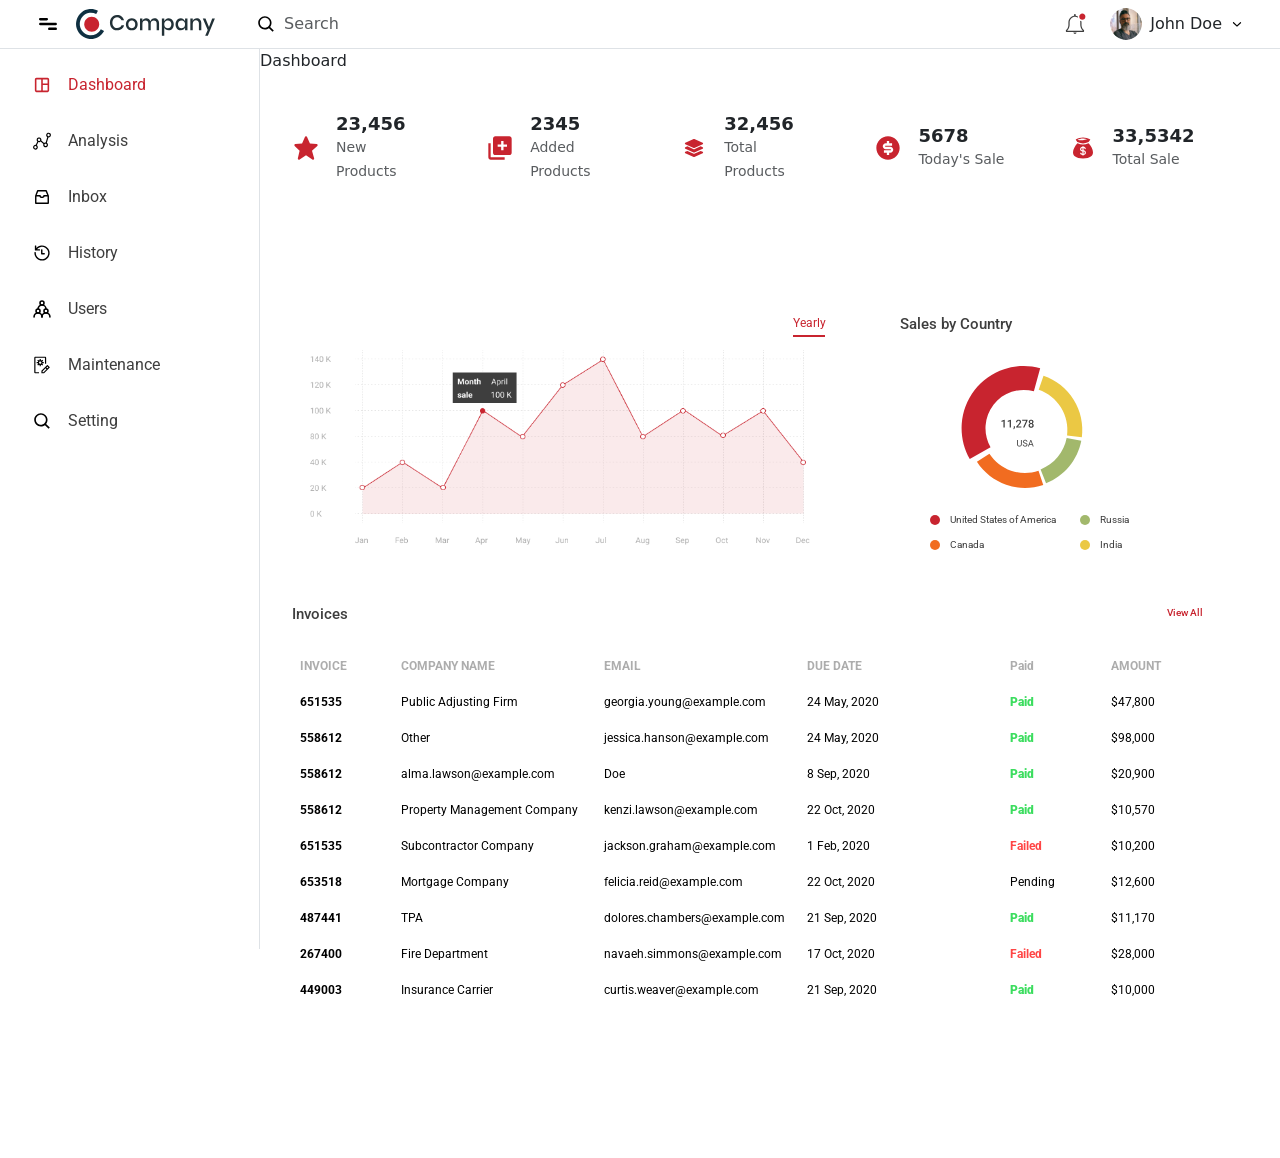
<file: dashboard.html>
<!DOCTYPE html>
<html lang="en">

<head>
  <meta charset="UTF-8">
  <meta name="viewport" content="width=device-width, initial-scale=1.0">
  <title>Document</title>
  <link rel="stylesheet" href="./css/style.css" />
  <link rel="stylesheet" href="./css/bootstrap.min.css" />
  <link rel="preconnect" href="https://fonts.googleapis.com">
  <link rel="preconnect" href="https://fonts.gstatic.com" crossorigin>
  <link href="https://fonts.googleapis.com/css2?family=Roboto:ital,wght@0,100..900;1,100..900&display=swap"
    rel="stylesheet">

</head>

<body>
  <nav class="navbar navbar-light bg-white border-bottom px-4">
    <div class="container-fluid d-flex justify-content-between align-items-center">

      <!-- LEFT SECTION -->
      <div class="d-flex align-items-center gap-3">
        <img src="./images/menu-bar.svg" alt="menu">

        <img src="./images/logo.svg" width="140" alt="logo">

        <div class="d-flex align-items-center ms-4">
          <img src="./images/search-icon.svg" width="20" alt="search">
          <span class="ms-2 text-muted">Search</span>
        </div>
      </div>

      <!-- RIGHT SECTION -->
      <div class="d-flex align-items-center gap-4">
        <img src="./images/notification-icon.svg" width="22" alt="notification">

        <div class="d-flex align-items-center gap-2">
          <img src="./images/profile.png" width="32" height="32" class="rounded-circle" alt="profile">
          <span class="fw-medium">John Doe</span>
          <img src="./images/downward-arrow.svg" width="14" alt="arrow">
        </div>
      </div>

    </div>
  </nav>


  <!-- <header>
        <img class="dash_menu" src="./images/menu-bar.svg" alt=""></img>
        <img class="dash_logo" src="./images/logo.svg" alt=""></img>
        <span class="search_text">Search</span><img src="./images/search-icon.svg" alt="" class="dash_search_icon">
        <img src="./images/notification-icon.svg" alt="" class="dash_notification_icon">
        <img src="./images/profile.png" alt="" class="dash_profile">
        <img src="./images/downward-arrow.svg" alt="" class="dash_arrow">
    </header> -->
  <div class="d-flex flex-row">
    <div>
      <div class="vh-100 p-3 border-end" style="width: 260px;  font-family: 'Roboto';">

        <div class="d-flex flex-column gap-3">

          <div class="d-flex align-items-center gap-3 px-3 py-2 " style="color: #C8242F;">
            <img src="./images/dashboard-active.svg" width="20" height="20" alt="">
            <span>Dashboard</span>
          </div>

          <div class="d-flex align-items-center gap-3 px-3 py-2" style="color: #3E3E3E;">
            <img src="./images/graph-default.svg" width="20" height="20" alt="">
            <span>Analysis</span>
          </div>

          <div class="d-flex align-items-center gap-3 px-3 py-2" style="color: #3E3E3E;">
            <img src="./images/inbox-default.svg" width="20" height="20" alt="">
            <span>Inbox</span>
          </div>

          <div class="d-flex align-items-center gap-3 px-3 py-2" style="color: #3E3E3E;">
            <img src="./images/clock-default.svg" width="20" height="20" alt="">
            <span>History</span>
          </div>

          <div class="d-flex align-items-center gap-3 px-3 py-2" style="color: #3E3E3E;">
            <img src="./images/user-default.svg" width="20" height="20" alt="">
            <span>Users</span>
          </div>


          <div class="d-flex align-items-center gap-3 px-3 py-2" style="color: #3E3E3E;">
            <img src="./images/maintenance-default.svg" width="20" height="20" alt="">
            <span>Maintenance</span>
          </div>

          <div class="d-flex align-items-center gap-3 px-3 py-2" style="color: #3E3E3E;">
            <img src="./images/search-icon.svg" width="20" height="20" alt="">
            <span>Setting</span>
          </div>

        </div>
      </div>
    </div>
    <div>
      <div>
        Dashboard
      </div>

      
      <div class="container-fluid mt-4">
        <div class="row g-3">

          <div class="col">
            <div class="stat-box d-flex align-items-center gap-3">
              <img src="./images/star.svg" width="28">
              <div>
                <h6 class="mb-0 fw-semibold">23,456</h6>
                <small class="text-muted">New Products</small>
              </div>
            </div>
          </div>

          <div class="col">
            <div class="stat-box d-flex align-items-center gap-3">
              <img src="./images/new-product.svg" width="28">
              <div>
                <h6 class="mb-0 fw-semibold">2345</h6>
                <small class="text-muted">Added Products</small>
              </div>
            </div>
          </div>

          <div class="col">
            <div class="stat-box d-flex align-items-center gap-3">
              <img src="./images/total-product.svg" width="28">
              <div>
                <h6 class="mb-0 fw-semibold">32,456</h6>
                <small class="text-muted">Total Products</small>
              </div>
            </div>
          </div>

          <div class="col">
            <div class="stat-box d-flex align-items-center gap-3">
              <img src="./images/dollar-filled.svg" width="28">
              <div>
                <h6 class="mb-0 fw-semibold">5678</h6>
                <small class="text-muted">Today's Sale</small>
              </div>
            </div>
          </div>

          <div class="col">
            <div class="stat-box d-flex align-items-center gap-3">
              <img src="./images/money-bag.svg" width="28">
              <div>
                <h6 class="mb-0 fw-semibold">33,5342</h6>
                <small class="text-muted">Total Sale</small>
              </div>
            </div>
          </div>

        </div>
      </div>
    </div>
  </div>




  <text class="yearly">Yearly</text>
  <text class="line"></text>

  <img class="graph" src="./images/data-graph.png" alt="">
  </div>
  <div class="pie_div">
    <p class="country_text">Sales by Country</p>
    <img src="./images/pie-chart.svg" class="pie_chart" alt="">
    <!-- <div class="country_name"> -->
    <span class="point1"></span>
    <p class="usa">United States of America</p>


    <span class="point2"></span>
    <p class="russia">Russia</p>

    <span class="point3"></span>
    <p class="canada">Canada</p>

    <span class="point4"></span>
    <p class="india">India</p>
    <!-- </div> -->
  </div>


  <div class="invoice_div">
    <p class="invoice">Invoices</p>
    <p class="view_all">View All</p>

    <table class="table table-borderless mt-5 invoice_table ">
      <thead>
        <tr>
          <th class="col-1" style="color: #ADADAD;">INVOICE</th>
          <th class="col-2" style="color: #ADADAD;">COMPANY NAME</th>
          <th class="col-2" style="color: #ADADAD;">EMAIL</th>
          <th class="col-2" style="color: #ADADAD;">DUE DATE</th>
          <th class="col-1" style="color: #ADADAD;">Paid</th>
          <th scope="col-2" style="color: #ADADAD;">AMOUNT</th>
        </tr>
      </thead>
      <tbody>
        <tr>
          <th>651535</th>
          <td>Public Adjusting Firm</td>
          <td>georgia.young@example.com</td>
          <td>24 May, 2020</td>
          <td style="color: #3CDD5F; font-weight: 1000;">Paid</td>
          <td>$47,800</td>
        </tr>
        <tr>
          <th>558612</th>
          <td>Other</td>
          <td>jessica.hanson@example.com</td>
          <td>24 May, 2020</td>
          <td style="color: #3CDD5F; font-weight: 1000;">Paid</td>
          <td>$98,000</td>
        </tr>
        <tr>
          <th>558612</th>
          <td> alma.lawson@example.com </td>
          <td>Doe</td>
          <td>8 Sep, 2020</td>
          <td style="color: #3CDD5F; font-weight: 1000;">Paid</td>
          <td>$20,900</td>
        </tr>
        <tr>
          <th>558612</th>
          <td>Property Management Company</td>
          <td> kenzi.lawson@example.com </td>
          <td>22 Oct, 2020</td>
          <td style="color: #3CDD5F; font-weight: 1000;">Paid</td>
          <td>$10,570</td>
        </tr>
        <tr>
          <th>651535</th>
          <td>Subcontractor Company</td>
          <td>jackson.graham@example.com </td>
          <td>1 Feb, 2020</td>
          <td style="color: #FF4545; font-weight: 700;">Failed</td>
          <td>$10,200</td>
        </tr>
        <tr>
          <th>653518</th>
          <td>Mortgage Company</td>
          <td> felicia.reid@example.com </td>
          <td>22 Oct, 2020</td>
          <td>Pending</td>
          <td>$12,600</td>
        </tr>
        <tr>
          <th>487441</th>
          <td>TPA</td>
          <td> dolores.chambers@example.com </td>
          <td>21 Sep, 2020</td>
          <td style="color: #3CDD5F; font-weight: 1000;">Paid</td>
          <td>$11,170</td>
        </tr>
        <tr>
          <th>267400</th>
          <td>Fire Department</td>
          <td> navaeh.simmons@example.com </td>
          <td>17 Oct, 2020</td>
          <td style="color: #FF4545; font-weight: 700;">Failed</td>
          <td>$28,000</td>
        </tr>
        <tr>
          <th>449003</th>
          <td>Insurance Carrier</td>
          <td> curtis.weaver@example.com </td>
          <td>21 Sep, 2020</td>
          <td style="color: #3CDD5F; font-weight: 1000;">Paid</td>
          <td>$10,000</td>
        </tr>

      </tbody>
    </table>
  </div>


</body>

</html>
</file>
<file: css/style.css>
.outer {
    position: relative;
    top: 20px;
    left: 20px;
    width: 1560px;
    height: 720px;

    background: #FAFAFA 0% 0% no-repeat padding-box;
    opacity: 1;
}

.hero_div {
    position: relative;
    top: 72px;
    left: 166px;
    width: 576px;
    height: 576px;

    background: transparent url('../images/hero-image.png') 0% 0% no-repeat padding-box;
    box-shadow: 0px 4px 31px #0000000A;
    border: 2px solid #FFFFFF;
    opacity: 1;

}

#company_logo {
    position: absolute;
    top: 106px;
    left: 906px;
    width: 272px;
    height: 58px;

    opacity: 1;
    bottom: 200px;

}

#expert {
    color: rgba(200, 36, 47, 1);
    font-weight: 800;
}

#description {
    position: absolute;

    top: 183px;
    left: 905px;
    width: 500px;
    height: 100px;
    text-align: left;
    font: normal normal 400 30px/47px Roboto;
    letter-spacing: 0px;
    color: #3E3E3E;
    opacity: 1;
}

#login_text {
    position: absolute;
    top: 315px;
    left: 904px;
    width: 320px;
    height: 33px;

    text-align: left;
    font: normal normal normal 21px/33px Roboto;
    letter-spacing: 0px;
    color: #3E3E3E;
    opacity: 1;
}

.input1 {
    position: absolute;
    top: 372px;
    left: 907px;
    width: 429px;
    height: 49px;

    background: #FFFFFF 0% 0% no-repeat padding-box;
    border: 1px solid #ADADAD;
    border-radius: 5px;
    opacity: 1;
}

.input2 {
    position: absolute;
    top: 448px;
    left: 907px;
    width: 429px;
    height: 49px;

    background: #FFFFFF 0% 0% no-repeat padding-box;
    border: 1px solid #ADADAD;
    border-radius: 5px;
    opacity: 1;
}

#submit {
    position: absolute;
    top: 527px;
    left: 906px;
    width: 138px;
    height: 45px;

    background: #C8242F 0% 0% no-repeat padding-box;
    border-radius: 23px;
    opacity: 1;
    color: rgb(255, 255, 255);
}

#f_password {
    position: absolute;
    top: 539px;
    left: 1214px;
    width: 121px;
    height: 20px;

    text-align: left;
    font: normal normal normal 15px/20px Roboto;
    letter-spacing: 0px;
    color: rgba(173, 173, 173, 1);
    opacity: 1;
}

#member_text {
    position: absolute;
    top: 595px;
    left: 906px;
    width: 140px;
    height: 20px;

    text-align: left;
    font: normal normal normal 15px/20px Roboto;
    letter-spacing: 0px;
    color: #ADADAD;
    opacity: 1;
}

#register {
    position: absolute;
    top: 595px;
    left: 1040px;
    width: 88px;
    height: 20px;

    text-align: left;
    font: normal normal normal 15px/20px Roboto;
    letter-spacing: 0px;
    color: #C8242F;
    opacity: 1;
}

/* .dash_text {
    font: normal normal normal 13px/21px Roboto;
    letter-spacing: 0px;
    color: #C8242F;
    opacity: 1;
}

.dash_analysis_icon {
    position: absolute;
    top: 145px;
    left: 47px;
    width: 13px;
    height: 13px;
   
    background: #FFFFFF 0% 0% no-repeat padding-box;
    opacity: 1;

}

.dash_analysis_text {
    position: absolute;
    top: 142px;
    left: 75px;
    width: 60px;
    height: 21px;
   
    text-align: left;
    font: normal normal normal 13px/21px Roboto;
    letter-spacing: 0px;
    color: #3E3E3E;
    opacity: 1;

}



.dash_inbox_icon {
    position: absolute;
    top: 185px;
    left: 47px;
    width: 13px;
    height: 13px;
   
    background: #FFFFFF 0% 0% no-repeat padding-box;
    opacity: 1;
}

.dash_inbox_text {
    position: absolute;
    top: 182px;
    left: 75px;
    width: 39px;
    height: 21px;
   
    text-align: left;
    font: normal normal normal 13px/21px Roboto;
    letter-spacing: 0px;
    color: #3E3E3E;
    opacity: 1;
}


.dash_history_icon {
    position: absolute;
    top: 225px;
    left: 47px;
    width: 13px;
    height: 13px;
   
    background: #FFFFFF 0% 0% no-repeat padding-box;
    opacity: 1;
}

.dash_history_text {
    position: absolute;
    top: 222px;
    left: 75px;
    width: 51px;
    height: 21px;
   
    text-align: left;
    font: normal normal normal 13px/21px Roboto;
    letter-spacing: 0px;
    color: #3E3E3E;
    opacity: 1;
}

.dash_user_icon {
    position: absolute;
    top: 265px;
    left: 47px;
    width: 13px;
    height: 13px;
   
    background: #FFFFFF 0% 0% no-repeat padding-box;
    opacity: 1;
}


.dash_user_text {
    position: absolute;
    top: 262px;
    left: 75px;
    width: 41px;
    height: 21px;
   
    text-align: left;
    font: normal normal normal 13px/21px Roboto;
    letter-spacing: 0px;
    color: #3E3E3E;
    opacity: 1;

}



.dash_maintenance_icon {
    position: absolute;
    top: 305px;
    left: 47px;
    width: 13px;
    height: 13px;
   
    background: #FFFFFF 0% 0% no-repeat padding-box;
    opacity: 1;

}

.dash_maintenance_text {
    position: absolute;
    top: 302px;
    left: 75px;
    width: 92px;
    height: 21px;
   
    text-align: left;
    font: normal normal normal 13px/21px Roboto;
    letter-spacing: 0px;
    color: #3E3E3E;
    opacity: 1;
}


.dash_setting_icon {
    position: absolute;
    top: 345px;
    left: 47px;
    width: 13px;
    height: 13px;
   
    background: #FFFFFF 0% 0% no-repeat padding-box;
    opacity: 1;
}

.dash_setting_text {
    position: absolute;
    top: 342px;
    left: 75px;
    width: 50px;
    height: 21px;
   
    text-align: left;
    font: normal normal normal 13px/21px Roboto;
    letter-spacing: 0px;
    color: #3E3E3E;
    opacity: 1;
}
 */
.stat-box {
    background: #ffffff;
    padding: 16px 20px;
    border-radius: 10px;
    height: 100%;
}

.stat-box h6 {
    font-size: 18px;
}

.stat-box img {
    flex-shrink: 0;
}



.dashboard_title {
    position: absolute;
    top: 121px;
    left: 290px;
    width: 146px;
    height: 39px;

    text-align: left;
    font: normal normal 500 25px/39px Roboto;
    letter-spacing: 0px;
    color: #000000;
    opacity: 1;
}


.star {
    position: absolute;
    top: 215px;
    left: 310px;
    width: 33px;
    height: 33px;

    background: #FFFFFF 0% 0% no-repeat padding-box;
    opacity: 1;
}

.prod_number {
    position: absolute;
    top: 212px;
    left: 353px;
    width: 77px;
    height: 33px;

    text-align: left;
    font: normal normal 500 20px/33px Roboto;
    letter-spacing: 0px;
    color: #3E3E3E;
    opacity: 1;
}

.prod_text {
    position: absolute;
    top: 238px;
    left: 353px;
    width: 94px;
    height: 20px;

    text-align: left;
    font: normal normal 400 11px/20px Roboto;
    letter-spacing: 0px;
    color: #3E3E3E;
    opacity: 1;
}

.add {
    position: absolute;
    top: 220px;
    left: 499px;
    width: 27px;
    height: 27px;

    background: #FFFFFF 0% 0% no-repeat padding-box;
    opacity: 1;
}

.prod_add {
    position: absolute;
    top: 213px;
    left: 545px;
    width: 57px;
    height: 33px;

    text-align: left;
    font: normal normal 500 20px/33px Roboto;
    letter-spacing: 0px;
    color: #3E3E3E;
    opacity: 1;
}

.add_text {
    position: absolute;
    top: 238px;
    left: 545px;
    width: 107px;
    height: 20px;

    text-align: left;
    font: normal normal 400 11px/20px Roboto;
    letter-spacing: 0px;
    color: #3E3E3E;
    opacity: 1;
}



.total {
    position: absolute;
    top: 220px;
    left: 711px;
    width: 30px;
    height: 30px;

    background: #FFFFFF 0% 0% no-repeat padding-box;
    opacity: 1;
}


.prod_total {
    position: absolute;
    top: 213px;
    left: 758px;
    width: 77px;
    height: 33px;

    text-align: left;
    font: normal normal 500 20px/33px Roboto;
    letter-spacing: 0px;
    color: #3E3E3E;
    opacity: 1;
}


.total_text {
    position: absolute;
    top: 238px;
    left: 758px;
    width: 97px;
    height: 20px;

    text-align: left;
    font: normal normal 400 11px/20px Roboto;
    letter-spacing: 0px;
    color: #3E3E3E;
    opacity: 1;
}

.dollar {
    position: absolute;
    top: 220px;
    left: 934px;
    width: 30px;
    height: 30px;

    background: #FFFFFF 0% 0% no-repeat padding-box;
    opacity: 1;
}


.dollar_num {
    position: absolute;
    top: 213px;
    left: 976px;
    width: 57px;
    height: 33px;

    text-align: left;
    font: normal normal 500 20px/33px Roboto;
    letter-spacing: 0px;
    color: #3E3E3E;
    opacity: 1;

}


.dollar_text {
    position: absolute;
    top: 238px;
    left: 986px;
    width: 83px;
    height: 20px;

    text-align: left;
    font: normal normal 400 11px/20px Roboto;
    letter-spacing: 0px;
    color: #3E3E3E;
    opacity: 1;
}

.total_sale {
    position: absolute;
    top: 220px;
    left: 1132px;
    width: 29px;
    height: 30px;

    background: #FFFFFF 0% 0% no-repeat padding-box;
    opacity: 1;
}

.total_sale_num {
    position: absolute;
    top: 214px;
    left: 1173px;
    width: 91px;
    height: 33px;

    text-align: left;
    font: normal normal 500 20px/33px Roboto;
    letter-spacing: 0px;
    color: #3E3E3E;
    opacity: 1;
}

.total_sale_text {
    position: absolute;
    top: 238px;
    left: 1173px;
    width: 66px;
    height: 20px;

    text-align: left;
    font: normal normal 400 11px/20px Roboto;
    letter-spacing: 0px;
    color: #3E3E3E;
    opacity: 1;
}

.sale {
    position: absolute;
    top: 310px;
    left: 310px;
    width: 43px;
    height: 29px;

    text-align: left;
    font: normal normal 500 15px/29px Roboto;
    letter-spacing: 0px;
    color: #3E3E3E;
    opacity: 1;
}

.weekly {
    position: absolute;
    top: 315px;
    left: 653px;
    width: 108px;
    height: 16px;

    text-align: left;
    font: normal normal normal 12px/16px Roboto;
    letter-spacing: 0px;
    color: #ADADAD;
    opacity: 1;
    display: flex;
    justify-content: space-between;
    gap: 20%;
}

.yearly {
    position: absolute;
    top: 315px;
    left: 793px;
    width: 33px;
    height: 16px;

    text-align: left;
    font: normal normal normal 12px/16px Roboto;
    letter-spacing: 0px;
    color: #C8242F;
    opacity: 1;
}

.line {
    position: absolute;
    top: 335px;
    left: 793px;
    width: 32px;
    height: 0px;

    border: 1px solid #C8242F;
    opacity: 1;
}

.graph {
    position: absolute;
    top: 350px;
    left: 310px;
    width: 500px;
    height: 195px;

    opacity: 1;
}

.pie_div {
    position: absolute;
    top: 310px;
    left: 900px;
    width: 350px;
    height: 398px;

    background: #FFFFFF 0% 0% no-repeat padding-box;
    border-radius: 5px;
    opacity: 1;
}

.country_text {
    top: 310px;
    left: 870px;
    width: 165px;
    height: 29px;

    font: normal normal 500 15px/29px Roboto;
    letter-spacing: 0px;
    color: #3E3E3E;
    opacity: 1;
}

.pie_chart {
    position: absolute;
    height: 150px;
    width: 150px;
    left: 50px;
}

.country_name {

    display: flex;
    position: absolute;
    justify-content: space-between;
    gap: 50px;
    top: 200px;
    left: 30px;
    font: normal normal normal 10px/20px Roboto;
    letter-spacing: 0px;
    color: #3E3E3E;
    opacity: 1;
}

.usa {
    position: absolute;
    top: 200px;
    left: 50px;
    width: 200px;
    height: 20px;

    text-align: left;
    font: normal normal normal 10px/20px Roboto;
    letter-spacing: 0px;
    color: #3E3E3E;
    opacity: 1;

}

.russia {
    position: absolute;
    top: 200px;
    left: 200px;
    width: 45px;
    height: 20px;
    text-align: left;
    font: normal normal normal 10px/20px Roboto;
    letter-spacing: 0px;
    color: #3E3E3E;
    opacity: 1;
}

.canada {
    position: absolute;
    top: 225px;
    left: 50px;
    width: 51px;
    height: 20px;
    text-align: left;
    font: normal normal normal 10px/20px Roboto;
    letter-spacing: 0px;
    color: #3E3E3E;
    opacity: 1;
}

.india {
    position: absolute;
    top: 225px;
    left: 200px;
    width: 33px;
    height: 20px;
    text-align: left;
    font: normal normal normal 10px/20px Roboto;
    letter-spacing: 0px;
    color: #3E3E3E;
    opacity: 1;
}

.point1 {
    position: absolute;
    top: 205px;
    left: 30px;
    width: 10px;
    height: 10px;

    background: #C8242F 0% 0% no-repeat padding-box;
    opacity: 1;
    border-radius: 50%;
}

.point2 {
    position: absolute;
    top: 205px;
    left: 180px;
    width: 10px;
    height: 10px;
    background: #A2B86C 0% 0% no-repeat padding-box;
    opacity: 1;
    border-radius: 50%;
}

.point3 {
    position: absolute;
    top: 230px;
    left: 30px;
    width: 10px;
    height: 10px;
    background: #F16C20 0% 0% no-repeat padding-box;
    opacity: 1;
    border-radius: 50%;
}

.point4 {
    position: absolute;
    top: 230px;
    left: 180px;
    width: 10px;
    height: 10px;
    background: #EBC844 0% 0% no-repeat padding-box;
    opacity: 1;
    border-radius: 50%;
}


.invoice_div {
    position: absolute;
    top: 600px;
    left: 292px;
    width: 1217px;
    height: 558px;
    background: #FFFFFF 0% 0% no-repeat padding-box;
    border-radius: 5px;
    opacity: 1;
}

.invoice {
    position: absolute;
    top: 00px;
    left: 00px;
    width: 82px;
    height: 29px;
    text-align: left;
    font: normal normal 500 15px/29px Roboto;
    letter-spacing: 0px;
    color: #3E3E3E;
    opacity: 1;
}

.view_all {
    position: absolute;
    top: 5px;
    left: 875px;
    width: 70px;
    height: 16px;
    text-align: left;
    font: normal normal 500 10px/16px Roboto;
    letter-spacing: 0px;
    color: #C8242F;
    opacity: 1;
}


.invoice_table {
    font: normal normal normal 12px/20px Roboto;
    color: #3E3E3E;
}
</file>
